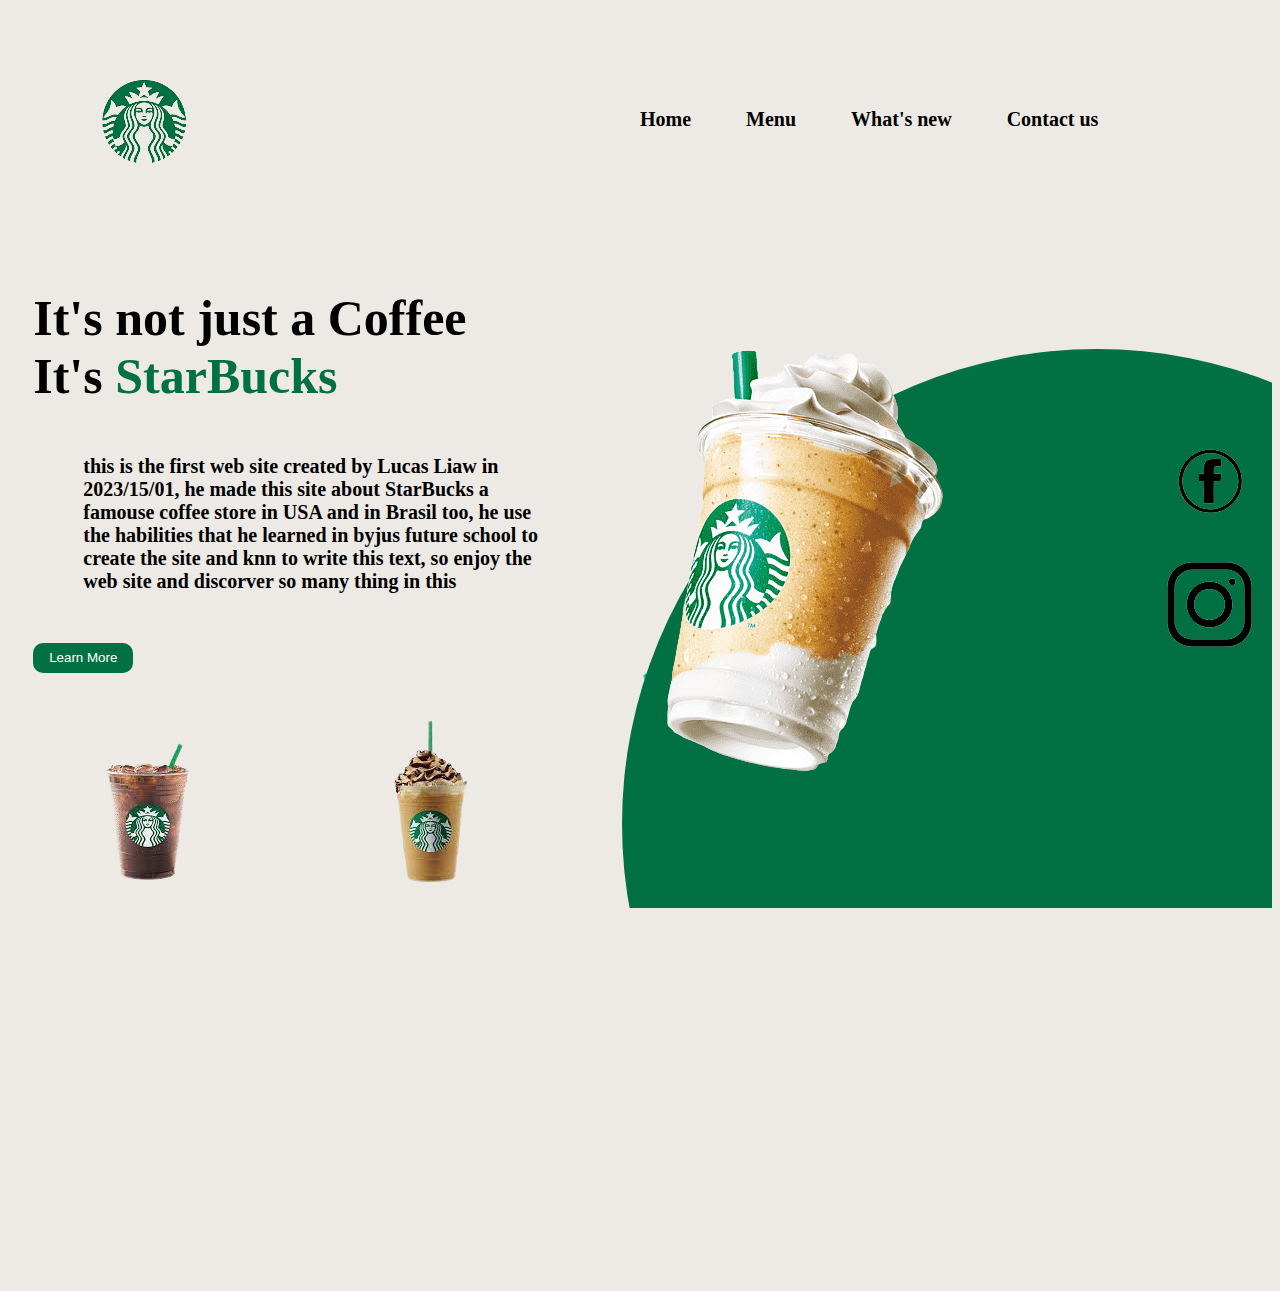
<file: index.html>
<html lang="en">
<head>
    <meta charset="UTF-8">
    <meta http-equiv="X-UA-Compatible" content="IE=edge">
    <meta name="viewport" content="width=device-width, initial-scale=1.0">
    <link rel="stylesheet" href="style.css">
    <title>StarBucks</title>
    
</head>
<body>
    <header>
 
    <div class ="center">
        <div class = "logo"><img src="logo.png" alt=""></div>
        <div class = "menu">
       
            <a href="#">Home</a>
            <a href="menu.html">Menu</a>
            <a href="#">What's new</a>
            <a href="#">Contact us</a>

        </div>
   
    </div>
  
    </header>
    <section class ="sobre">
    <div class ="extras">
  <img src="coffee.png" alt="">
  <div class ="social-midia">
    <a href="#"><img src="facebook1.png" alt=""></a>
    <a href="#"><img src="instagram1.png" alt=""></a>
</div>

  </div>

  <div class ="center">
 
    <div class ="texto-sobre">
        <h1>It's not just a Coffee <br/>It's <span style="color: #017143;">StarBucks</span></h1>
        <p>this is the first web site created by Lucas Liaw in 2023/15/01, he made this site about StarBucks a famouse coffee store in USA and in Brasil too, he use the habilities that he learned in byjus future school to create the site and knn to write this text, so enjoy the web site and discorver so many thing in this </p>
        <button>Learn More</button>
    </div>
  </div>

    <div classe="lugar-cafe">

   <div classe="cafe-XY">

  <a href="#"><img src="c1.png" alt=""></a>
  <a href="#"><img src="c2.png" alt=""></a>
  <a href="#"><img src="c4 (2).png"  alt=""></a>
   </div>


    </div>

    </section>

</body>
</html>
</file>
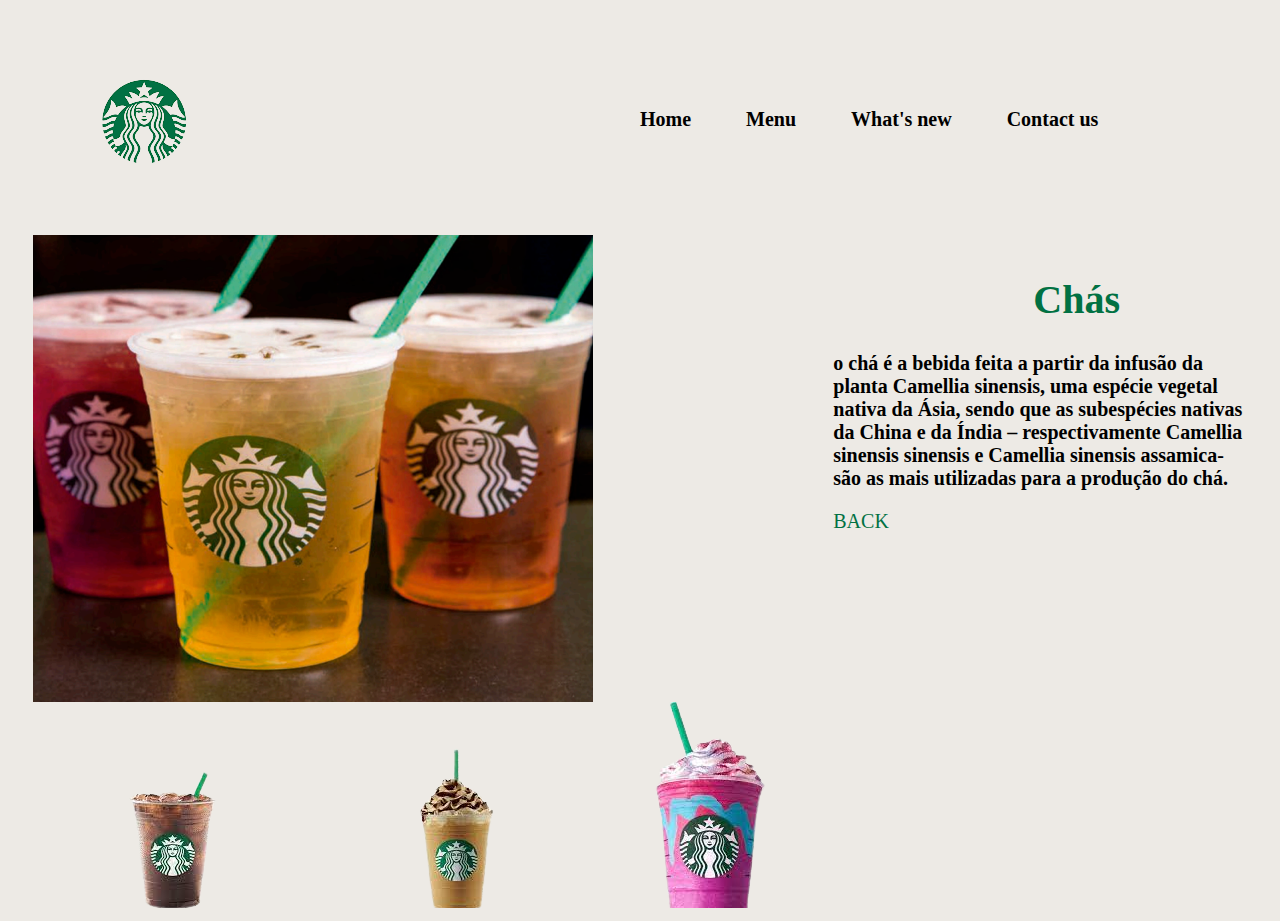
<file: chas.html>
<html lang="en">
<head>
    <meta charset="UTF-8">
    <meta http-equiv="X-UA-Compatible" content="IE=edge">
    <meta name="viewport" content="width=device-width, initial-scale=1.0">
    <title>Chás-StarBucks</title>
    <link rel="stylesheet" href="style.css">
</head>
<body>

<header>

<div class="center">

    <div class="logo"><img src="logo.png" alt=""></div>
    <div class="menu">
        <a href="index.html">Home</a>
        <a href="menu.html">Menu</a>
        <a href="#">What's new</a>
        <a href="#">Contact us</a>
        
    </div>

    <section class="sobre2">

        <img src="cofeee.png" alt="">
        
    </section>

    <div class="topCoffee">

        <h1><br/> <span style="color: #017143;">Chás</span></h1>
        <p>o chá é a bebida feita a partir da infusão da planta Camellia sinensis, uma espécie vegetal nativa da Ásia, sendo que as subespécies nativas da China e da Índia – respectivamente Camellia sinensis sinensis e Camellia sinensis assamica- são as mais utilizadas para a produção do chá.</p>
        <a href="menu.html">BACK</a>

    </div>

    <div classe="cafe-XY">

        <a href="#"><img src="c1.png" alt=""></a>
        <a href="#"><img src="c2.png" alt=""></a>
        <a href="#"><img src="c4 (2).png" alt=""></a>
         </div>










</div>










</header>






    
</body>
</html>
</file>
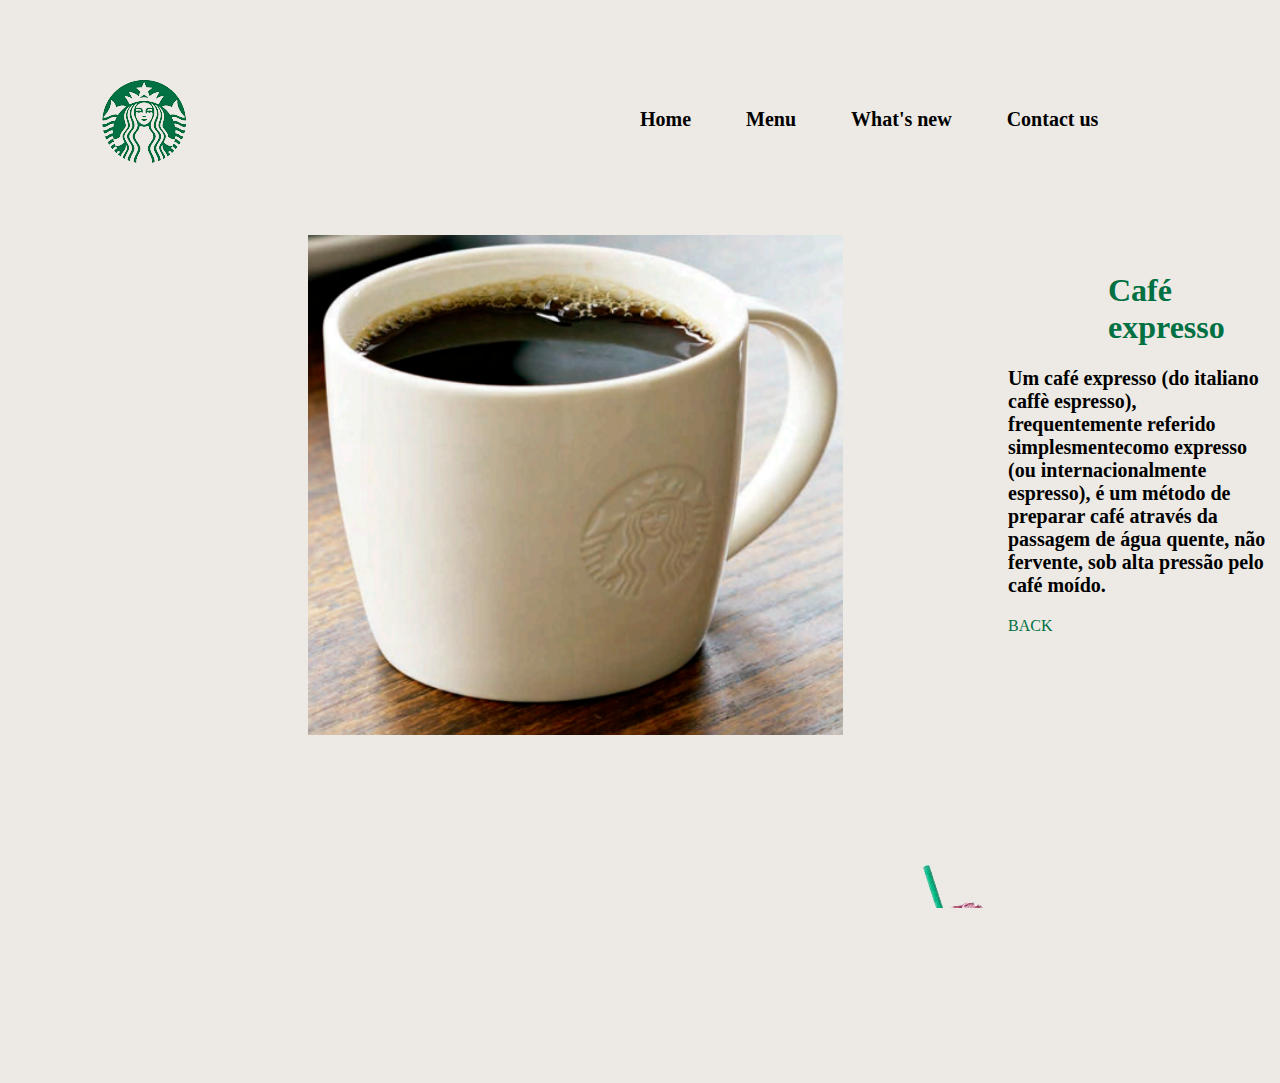
<file: expresso.html>
<html lang="en">
<head>
    <meta charset="UTF-8">
    <meta http-equiv="X-UA-Compatible" content="IE=edge">
    <meta name="viewport" content="width=device-width, initial-scale=1.0">
    <title>Café-StarBucks</title>
    <link rel="stylesheet" href="style.css">
</head>
<body>

<header>


<div class="center">
    
    <div class="logo"><img src="logo.png" alt=""></div>
    <div class="menu">
        <a href="index.html">Home</a>
        <a href="menu.html">Menu</a>
        <a href="#">What's new</a>
        <a href="#">Contact us</a>    
    </div>
</div>
</header>

<div class="sobre3">
    <img src="mcoffee.png" height="500" alt="">

</div>

<div class="topCoffee2">

    <h1><br/> <span style="color: #017143;">Café expresso</span></h1>
    <p>Um café expresso (do italiano caffè espresso), frequentemente referido simplesmentecomo expresso (ou internacionalmente espresso), é um método de preparar café através da passagem de água quente, não fervente, sob alta pressão pelo café moído. </p>
    <a href="menu.html">BACK</a>

</div>

<div class="ac">
    <img src="c1.png" alt="">
    <img src="c2.png" alt="">
    <img src="c4 (2).png" alt="">

</div>


</body>
</html>
</file>
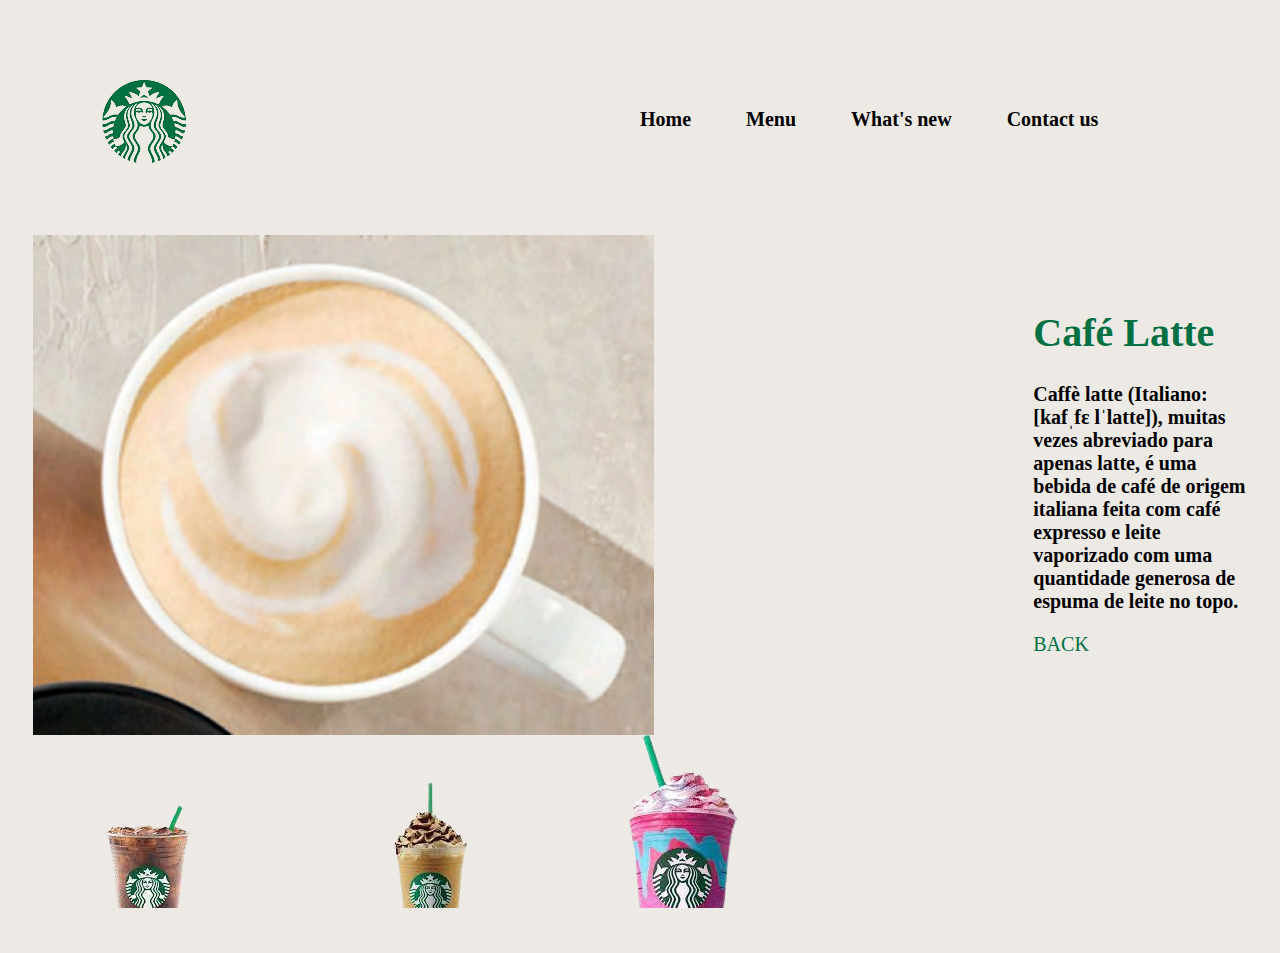
<file: late.html>
<html lang="en">
<head>
    <meta charset="UTF-8">
    <meta http-equiv="X-UA-Compatible" content="IE=edge">
    <meta name="viewport" content="width=device-width, initial-scale=1.0">
    <title>Café latte-StarBucks</title>
    <link rel="stylesheet" href="style.css">

</head>
<body>

<header>

<div class="center">
    <div class="logo"><img src="logo.png" alt=""></div>
    <div class="menu">
        <a href="index.html">Home</a>
        <a href="menu.html">Menu</a>
        <a href="#">What's new</a>
        <a href="#">Contact us</a>
    </div>

    <div class="sobre4">
        <img src="mcoffee2.png" height="500"  alt="">
    </div>
    
    <div class="topCoffee3">
        <h1><br/> <span style="color: #017143;">Café Latte</span></h1>
        <p>Caffè latte (Italiano: [kafˌfɛ lˈlatte]), muitas vezes abreviado para apenas latte, é uma bebida de café de origem italiana feita com café expresso e leite vaporizado com uma quantidade generosa de espuma de leite no topo.</p>
        <a href="menu.html">BACK</a>   
    </div>
   
</div>


<div classe="lugar-cafe">

    <div classe="cafe-XY">
 
   <a href="#"><img src="c1.png" alt=""></a>
   <a href="#"><img src="c2.png" alt=""></a>
   <a href="#"><img src="c4 (2).png"  alt=""></a>
    </div>
 
 
     </div>
 



</header>





    
</body>
</html>
</file>
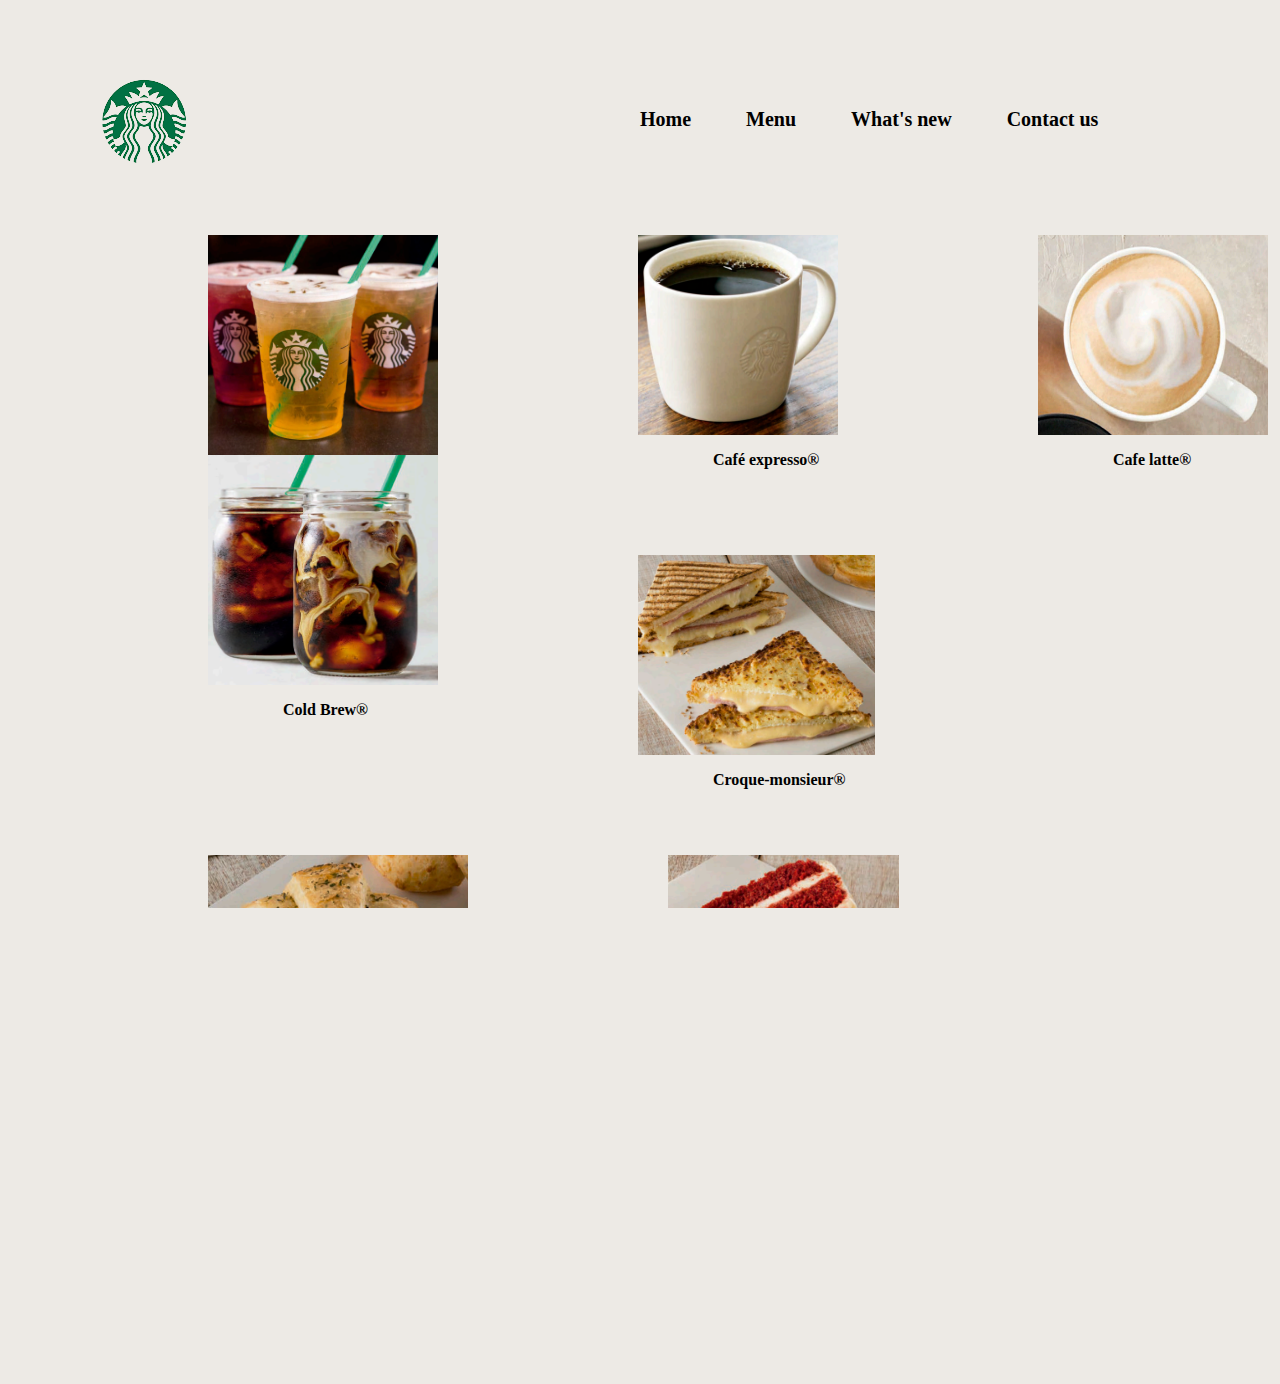
<file: menu.html>
<html lang="en">
<head>
    <meta charset="UTF-8">
    <meta http-equiv="X-UA-Compatible" content="IE=edge">
    <meta name="viewport" content="width=device-width, initial-scale=1.0">
    <title>Menu-StarBucks</title>
    <link rel="stylesheet" href="style.css">
</head>
<body>


    <header>

 <div class ="center">
    <div class ="logo"><img src="logo.png" alt=""></div>
    <div class ="menu">
   
        <a href="index.html">Home</a>
        <a href="#">Menu</a>
        <a href="#">What's new</a>
        <a href="#">Contact us</a>
   
    </header>

 <div class ="grid">      

    <div class ="item">
    <a href="chas.html"><img src="cofeee.png" height="220px" width="230px" alt=""></a>    
    <p>Chás®</p>
    </div>

    <div class="item">
    <a href="expresso.html"><img src="mcoffee.png" height="200" width="200" alt=""></a>
    <p>Café expresso®</p>
    </div>

    <div class="item">
    <a href="late.html"><img src="mcoffee2.png" height="200" width="230" alt=""></a>
    <p>Cafe latte®</p>
    </div>

    <div class="item">
    <a href="#"><img src="mcoffee3.png" height="230" width="230" alt=""></a>
    <p>Cold Brew® </p>
    </div>

    <div class="item2">
    <a href="#"><img src="salgado1.png" height="200"  alt=""></a>
    <p>Croque-monsieur®</p>
    </div>

    <div class="item2">
    <a href="#"><img src="croissant.png" height="200 " width="260" alt=""></a>
    <p>Croissant®</p>
    </div>

    <div class="item2">
    <a href="#"><img src="red.png" height="200" alt=""></a>
    <p>Bolo Red Velet®</p>
    </div>

    <div class="item2">
    <a href="#"><img src="brownie.png" alt=""></a>
    <p>Brownie®</p>
    </div>



    </div>
    

   
    
</body>
</html>
</file>
<file: style.css>
.center{

display: flex;
flex-wrap:  wrap;
font-size: 20;
max-width: 1300px;
margin: 0 auto;
padding: 0 2%;

}



.header{
 

 padding: 20px 0 ;
 
}

html, body{

height: 100%;
overflow-y: hidden;
background-color: 	#EDEAE5;

}
.logo{

width: 50%;

}



.menu{

padding-top: 100px;

}

.menu a{

color: black;
text-decoration: none;
font-weight: bold;
margin-right: 50px;

}

section.sobre{

position: relative;

}

.extras{

position: absolute;
bottom: -400;
right: -300;
width: 950px;
height: 950px;
border-radius: 70%;
background-color: #017143;

}

.social-midia{

position: absolute;
right: 300px;
top: 70px;
}

.social-midia img{

display: block;

}

.texto-sobre{

margin-top: 20px;

}

.texto-sobre h1{

font-size: 50px;


}

.texto-sobre p{

margin: 50px;
margin-right: 700px;
font-size: 20px;
left: 200px;
font-weight: bold;
max-width: 800px;


}

.texto-sobre button{

border: 0;
background-color: #017143;
color: white;
border-radius: 10px;
width: 100;
height: 30;
cursor: pointer;


}

.grid{

display: flex;
flex-wrap: wrap;


}


.item{

position: relative;
margin-left: 200;


}

.item p{

position: absolute;
font-weight: bold;
margin-left: 75px;


}


.item2 {

position: relative;
margin-left: 200;
margin-top: 100
    
}




.item2 p{

position: absolute;
font-weight: bold;
margin-left: 75px;
    
    
}

.topCoffee{

position: relative;
margin-left: 800px;
margin-top: -500;


}

.topCoffee h1{

position: absolute;
margin-left: 200px;


}

.topCoffee p{

margin-top: 150px;
font-weight: bold;

}

.topCoffee a{

color:#017143 ;
text-decoration: none;



}

.sobre3 {

position: relative;
margin-left: 300px;

}


    
.topCoffee2 h1{

margin-left: 1100;
margin-top: -500;

}

.topCoffee2 p{

font-size: 20px;
font-weight: bold;
max-width: 500;
margin-left: 1000px;

}

.topCoffee2 a{

margin-left: 1000;
color: #017143;
text-decoration: none;


}

.ac {

position: relative;
margin-top: 230px;
margin-left: 280px;

}

.topCoffee3{

margin-left: 1000px;
margin-top: -500px;

}


.topCoffee3 p {


font-size: 20px;
font-weight: bold;
max-width: 800px;



}

.topCoffee3 a{

color: #017143;
text-decoration: none;



}
</file>
